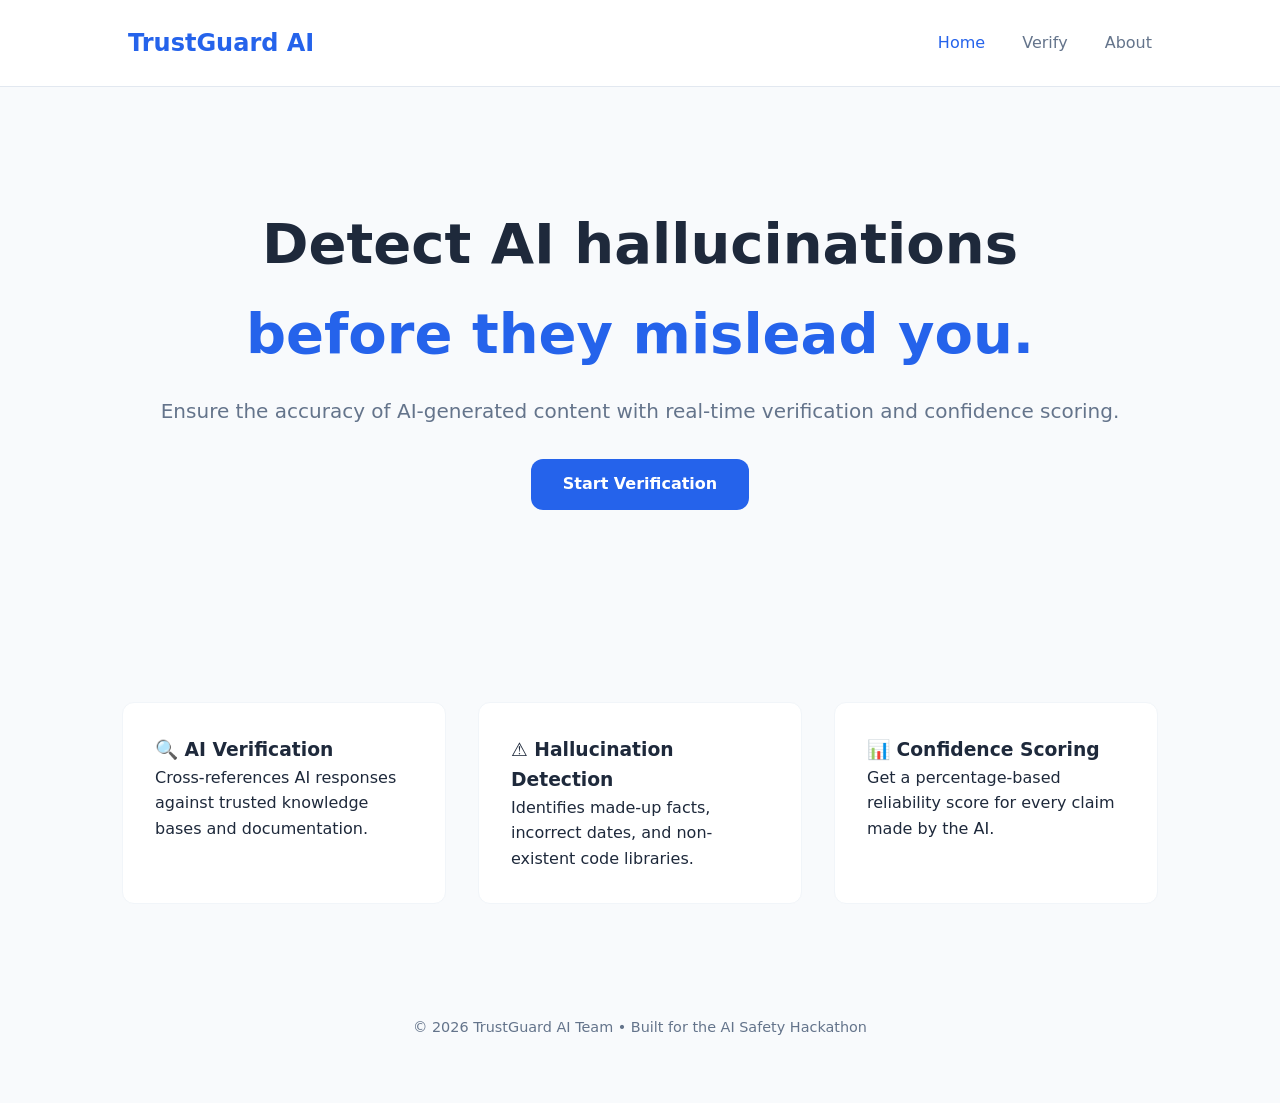
<file: index.html>
<!DOCTYPE html>
<html lang="en">
<head>
    <meta charset="UTF-8">
    <meta name="viewport" content="width=device-width, initial-scale=1.0">
    <title>TrustGuard AI | Detect Hallucinations</title>
    <link rel="stylesheet" href="style.css">
</head>
<body>
    <nav>
        <a href="index.html" class="logo">TrustGuard AI</a>
        <div class="nav-links">
            <a href="index.html" class="active">Home</a>
            <a href="verify.html">Verify</a>
            <a href="about.html">About</a>
        </div>
    </nav>

    <main class="container">
        <section class="hero">
            <h1>Detect AI hallucinations <br><span style="color: var(--primary);">before they mislead you.</span></h1>
            <p>Ensure the accuracy of AI-generated content with real-time verification and confidence scoring.</p>
            <a href="verify.html" class="btn btn-primary">Start Verification</a>
            
            <div style="margin-top: 4rem; opacity: 0.8;">
                
            </div>
        </section>

        <section class="features">
            <div class="feature-card">
                <h3>🔍 AI Verification</h3>
                <p>Cross-references AI responses against trusted knowledge bases and documentation.</p>
            </div>
            <div class="feature-card">
                <h3>⚠️ Hallucination Detection</h3>
                <p>Identifies made-up facts, incorrect dates, and non-existent code libraries.</p>
            </div>
            <div class="feature-card">
                <h3>📊 Confidence Scoring</h3>
                <p>Get a percentage-based reliability score for every claim made by the AI.</p>
            </div>
        </section>
    </main>

    <footer>
        <p>&copy; 2026 TrustGuard AI Team • Built for the AI Safety Hackathon</p>
    </footer>
</body>
</html>
</file>
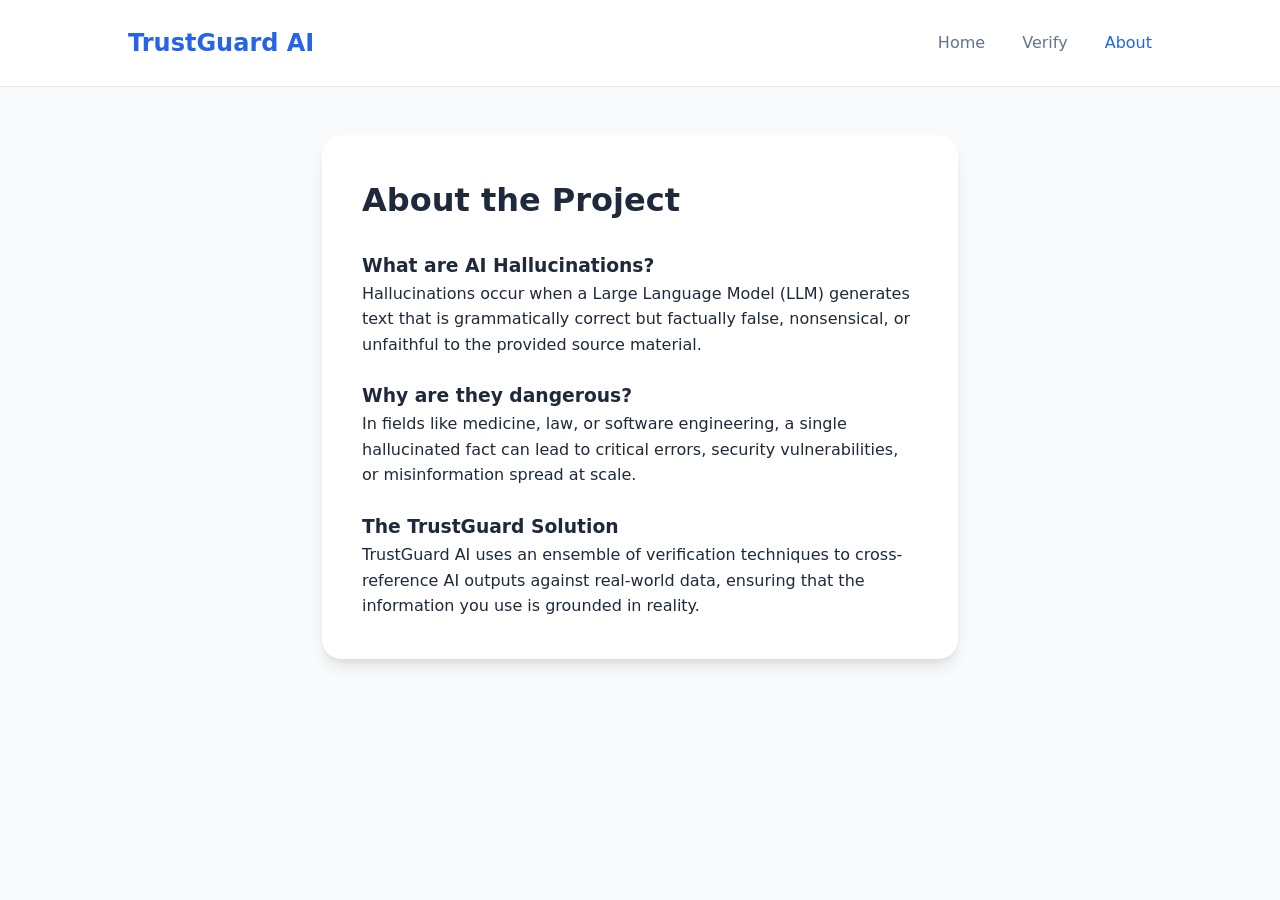
<file: about.html>
<!DOCTYPE html>
<html lang="en">
<head>
    <meta charset="UTF-8">
    <meta name="viewport" content="width=device-width, initial-scale=1.0">
    <title>About - TrustGuard AI</title>
    <link rel="stylesheet" href="style.css">
</head>
<body>
    <nav>
        <a href="index.html" class="logo">TrustGuard AI</a>
        <div class="nav-links">
            <a href="index.html">Home</a>
            <a href="verify.html">Verify</a>
            <a href="about.html" class="active">About</a>
        </div>
    </nav>

    <div class="container" style="max-width: 700px;">
        <div class="card">
            <h1 style="margin-bottom: 1.5rem;">About the Project</h1>
            
            <h3>What are AI Hallucinations?</h3>
            <p style="margin-bottom: 1.5rem;">Hallucinations occur when a Large Language Model (LLM) generates text that is grammatically correct but factually false, nonsensical, or unfaithful to the provided source material.</p>

            <h3>Why are they dangerous?</h3>
            <p style="margin-bottom: 1.5rem;">In fields like medicine, law, or software engineering, a single hallucinated fact can lead to critical errors, security vulnerabilities, or misinformation spread at scale.</p>

            <h3>The TrustGuard Solution</h3>
            <p>TrustGuard AI uses an ensemble of verification techniques to cross-reference AI outputs against real-world data, ensuring that the information you use is grounded in reality.</p>
        </div>
    </div>
</body>
</html>
</file>
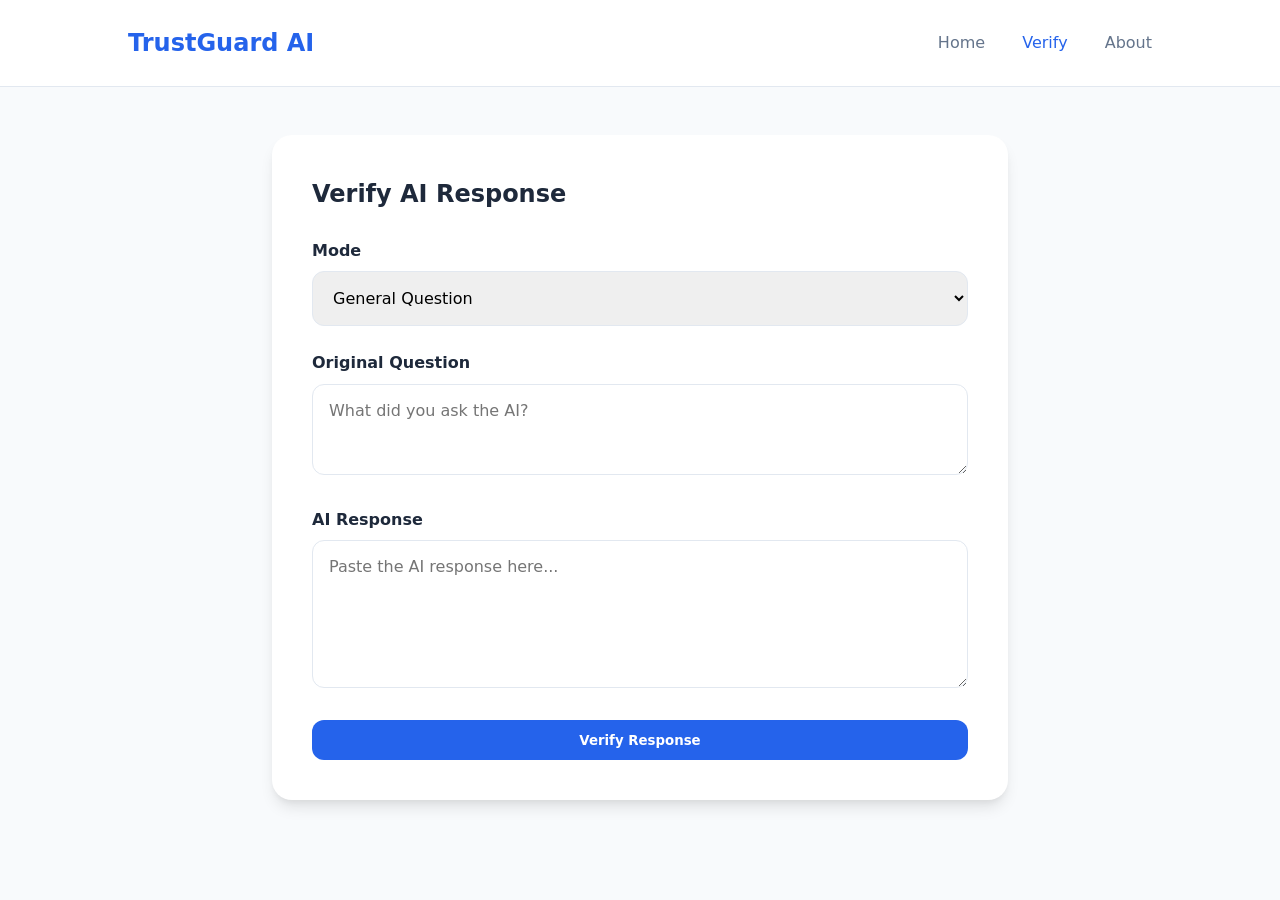
<file: verify.html>
<!DOCTYPE html>
<html lang="en">
<head>
    <meta charset="UTF-8">
    <meta name="viewport" content="width=device-width, initial-scale=1.0">
    <title>Verify - TrustGuard AI</title>
    <link rel="stylesheet" href="style.css">
</head>
<body>
    <nav>
        <a href="index.html" class="logo">TrustGuard AI</a>
        <div class="nav-links">
            <a href="index.html">Home</a>
            <a href="verify.html" class="active">Verify</a>
            <a href="about.html">About</a>
        </div>
    </nav>

    <div class="container" style="max-width: 800px;">
        <div class="card">
            <h2 style="margin-bottom: 1.5rem;">Verify AI Response</h2>
            
            <form id="verifyForm">
                <div class="form-group">
                    <label>Mode</label>
                    <select id="mode">
                        <option value="general">General Question</option>
                        <option value="coding">Coding Question</option>
                    </select>
                </div>

                <div class="form-group">
                    <label>Original Question</label>
                    <textarea id="question" rows="3" placeholder="What did you ask the AI?"></textarea>
                </div>

                <div class="form-group">
                    <label>AI Response</label>
                    <textarea id="aiResponse" rows="6" placeholder="Paste the AI response here..."></textarea>
                </div>

                <button type="submit" class="btn btn-primary" style="width: 100%;">Verify Response</button>
            </form>

            <div class="loader" id="loader"></div>

            <div id="resultSection" class="result-box">
                <hr style="margin: 2rem 0; border: 0; border-top: 1px solid #eee;">
                
                <div id="statusBadge" class="status-badge"></div>
                
                <h3>Confidence Score</h3>
                <div class="progress-container">
                    <div id="confidenceBar" class="progress-bar"></div>
                </div>
                <p id="confidenceText" style="font-weight: bold; margin-bottom: 1.5rem;"></p>

                <div style="background: #f1f5f9; padding: 1.5rem; border-radius: 8px;">
                    <h4 style="margin-bottom: 0.5rem;">Suggested Correction:</h4>
                    <p id="correctionText" style="color: var(--text-dark);"></p>
                </div>

                <div style="margin-top: 1.5rem;">
                    <h4>Sources:</h4>
                    <ul id="sourceList" style="margin-left: 1.5rem; color: var(--primary);"></ul>
                </div>
            </div>
        </div>
    </div>

    <script src="script.js"></script>
</body>
</html>
</file>
<file: style.css>
:root {
    --primary: #2563eb;
    --primary-hover: #1d4ed8;
    --bg-light: #f8fafc;
    --text-dark: #1e293b;
    --text-muted: #64748b;
    --white: #ffffff;
    --success: #10b981;
    --danger: #ef4444;
    --radius: 12px;
    --shadow: 0 10px 15px -3px rgba(0, 0, 0, 0.1), 0 4px 6px -2px rgba(0, 0, 0, 0.05);
}

* {
    margin: 0;
    padding: 0;
    box-sizing: border-box;
    font-family: 'Inter', system-ui, -apple-system, sans-serif;
}

body {
    background-color: var(--bg-light);
    color: var(--text-dark);
    line-height: 1.6;
}

/* Navbar */
nav {
    display: flex;
    justify-content: space-between;
    align-items: center;
    padding: 1.5rem 10%;
    background: var(--white);
    border-bottom: 1px solid #e2e8f0;
    position: sticky;
    top: 0;
    z-index: 100;
}

.logo {
    font-size: 1.5rem;
    font-weight: 800;
    color: var(--primary);
    text-decoration: none;
}

.nav-links a {
    margin-left: 2rem;
    text-decoration: none;
    color: var(--text-muted);
    font-weight: 500;
    transition: 0.3s;
}

.nav-links a:hover, .nav-links a.active {
    color: var(--primary);
}

/* Layout Containers */
.container {
    max-width: 1100px;
    margin: 3rem auto;
    padding: 0 2rem;
}

/* Hero Section */
.hero {
    text-align: center;
    padding: 4rem 0;
}

.hero h1 {
    font-size: 3.5rem;
    margin-bottom: 1rem;
    color: var(--text-dark);
}

.hero p {
    font-size: 1.25rem;
    color: var(--text-muted);
    margin-bottom: 2rem;
}

/* Buttons */
.btn {
    padding: 0.8rem 2rem;
    border-radius: var(--radius);
    border: none;
    cursor: pointer;
    font-weight: 600;
    transition: all 0.2s;
    text-decoration: none;
    display: inline-block;
}

.btn-primary {
    background: var(--primary);
    color: white;
}

.btn-primary:hover {
    background: var(--primary-hover);
    transform: translateY(-2px);
}

/* Cards */
.card {
    background: var(--white);
    padding: 2.5rem;
    border-radius: 20px;
    box-shadow: var(--shadow);
    margin-bottom: 2rem;
}

.features {
    display: grid;
    grid-template-columns: repeat(auto-fit, minmax(300px, 1fr));
    gap: 2rem;
    margin-top: 4rem;
}

.feature-card {
    background: white;
    padding: 2rem;
    border-radius: var(--radius);
    text-align: left;
    border: 1px solid #f1f5f9;
}

/* Forms & Inputs */
.form-group {
    margin-bottom: 1.5rem;
}

label {
    display: block;
    margin-bottom: 0.5rem;
    font-weight: 600;
}

textarea, select {
    width: 100%;
    padding: 1rem;
    border: 1px solid #e2e8f0;
    border-radius: var(--radius);
    font-size: 1rem;
    resize: vertical;
}

/* Result Section */
.result-box {
    display: none;
    margin-top: 2rem;
    animation: fadeIn 0.5s ease;
}

.status-badge {
    display: inline-block;
    padding: 0.5rem 1rem;
    border-radius: 50px;
    font-weight: bold;
    margin-bottom: 1rem;
}

.status-verified { background: #d1fae5; color: var(--success); }
.status-hallucination { background: #fee2e2; color: var(--danger); }

.progress-container {
    background: #e2e8f0;
    border-radius: 10px;
    height: 10px;
    margin: 10px 0 20px 0;
}

.progress-bar {
    height: 100%;
    border-radius: 10px;
    width: 0%;
    transition: width 1s ease-in-out;
}

@keyframes fadeIn {
    from { opacity: 0; transform: translateY(10px); }
    to { opacity: 1; transform: translateY(0); }
}

/* Spinner */
.loader {
    display: none;
    border: 4px solid #f3f3f3;
    border-top: 4px solid var(--primary);
    border-radius: 50%;
    width: 30px;
    height: 30px;
    animation: spin 1s linear infinite;
    margin: 20px auto;
}

@keyframes spin { 0% { transform: rotate(0deg); } 100% { transform: rotate(360deg); } }

footer {
    text-align: center;
    padding: 4rem 0;
    color: var(--text-muted);
    font-size: 0.9rem;
}
</file>
